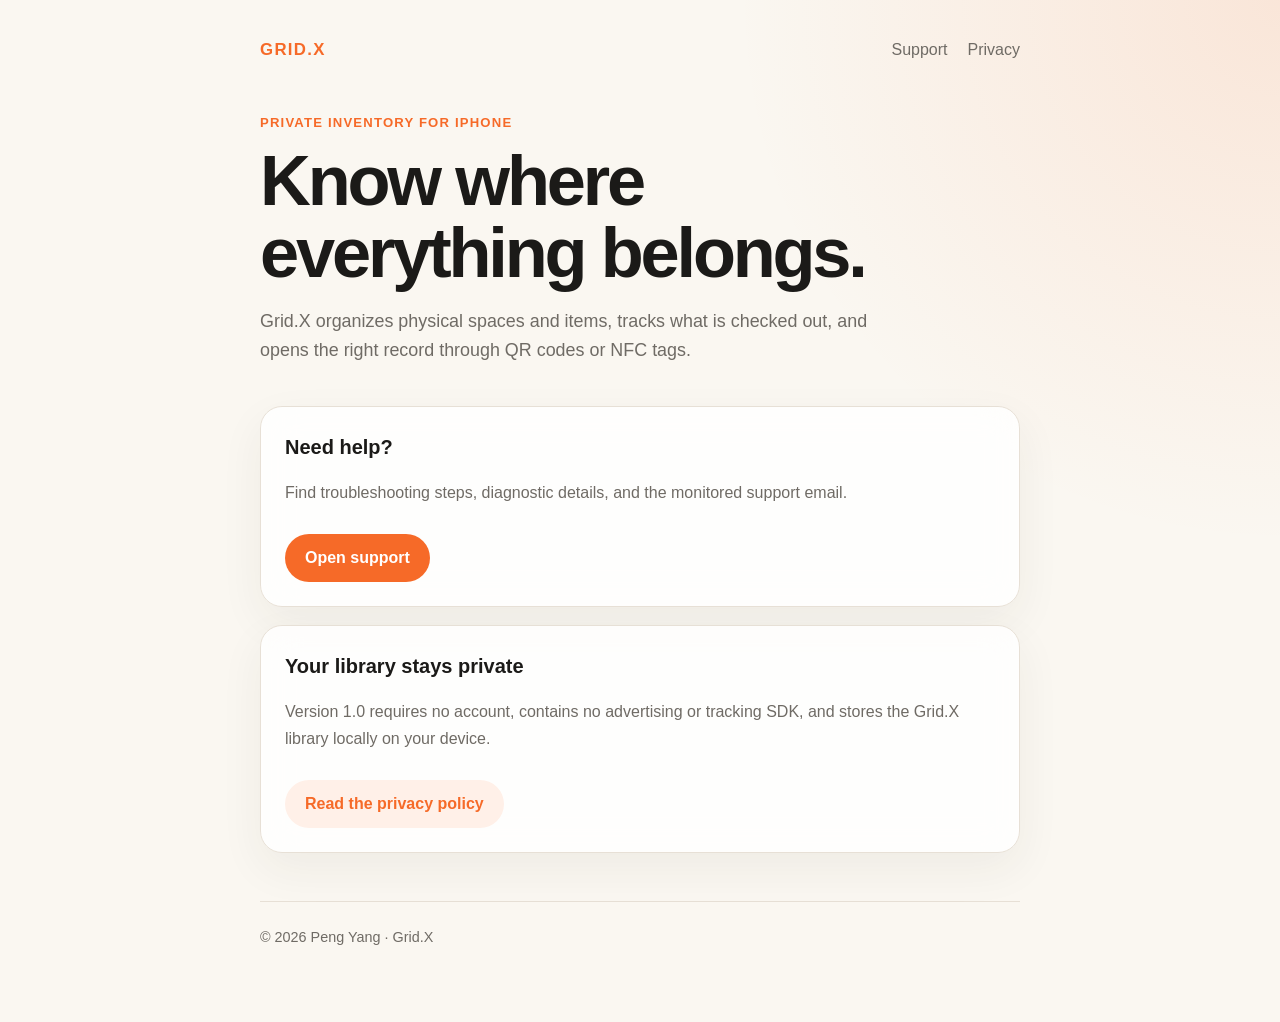
<file: index.html>
<!doctype html>
<html lang="en">
<head>
  <meta charset="utf-8">
  <meta name="viewport" content="width=device-width, initial-scale=1">
  <meta name="description" content="Official support and privacy information for Grid.X.">
  <title>Grid.X — Support &amp; Privacy</title>
  <link rel="stylesheet" href="/styles.css">
</head>
<body>
  <main class="shell">
    <header>
      <a class="brand" href="/">GRID.X</a>
      <nav aria-label="Primary">
        <a href="/support/">Support</a>
        <a href="/privacy/">Privacy</a>
      </nav>
    </header>

    <section class="hero">
      <div class="eyebrow">Private inventory for iPhone</div>
      <h1>Know where everything belongs.</h1>
      <p class="lead">Grid.X organizes physical spaces and items, tracks what is checked out, and opens the right record through QR codes or NFC tags.</p>
    </section>

    <section class="card">
      <h2>Need help?</h2>
      <p>Find troubleshooting steps, diagnostic details, and the monitored support email.</p>
      <a class="button" href="/support/">Open support</a>
    </section>

    <section class="card">
      <h2>Your library stays private</h2>
      <p>Version 1.0 requires no account, contains no advertising or tracking SDK, and stores the Grid.X library locally on your device.</p>
      <a class="button secondary" href="/privacy/">Read the privacy policy</a>
    </section>

    <footer>© 2026 Peng Yang · Grid.X</footer>
  </main>
</body>
</html>
</file>
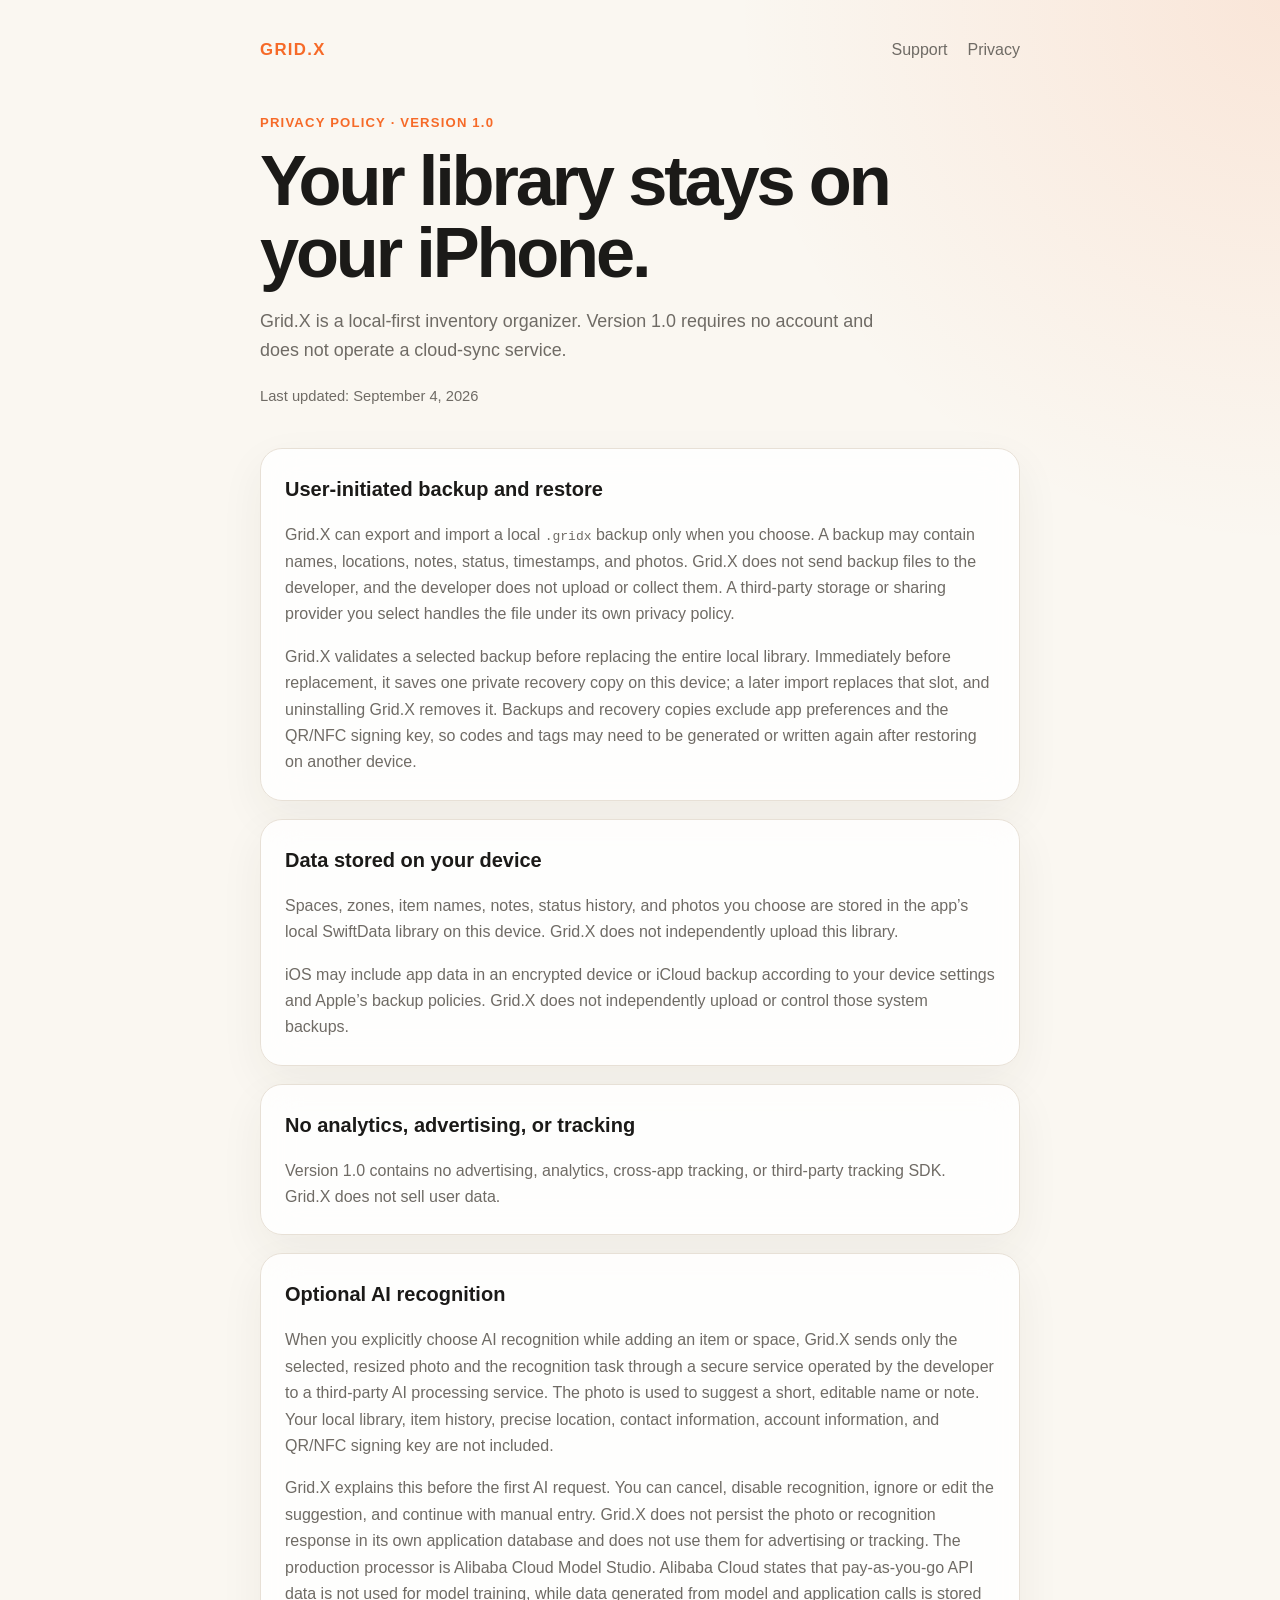
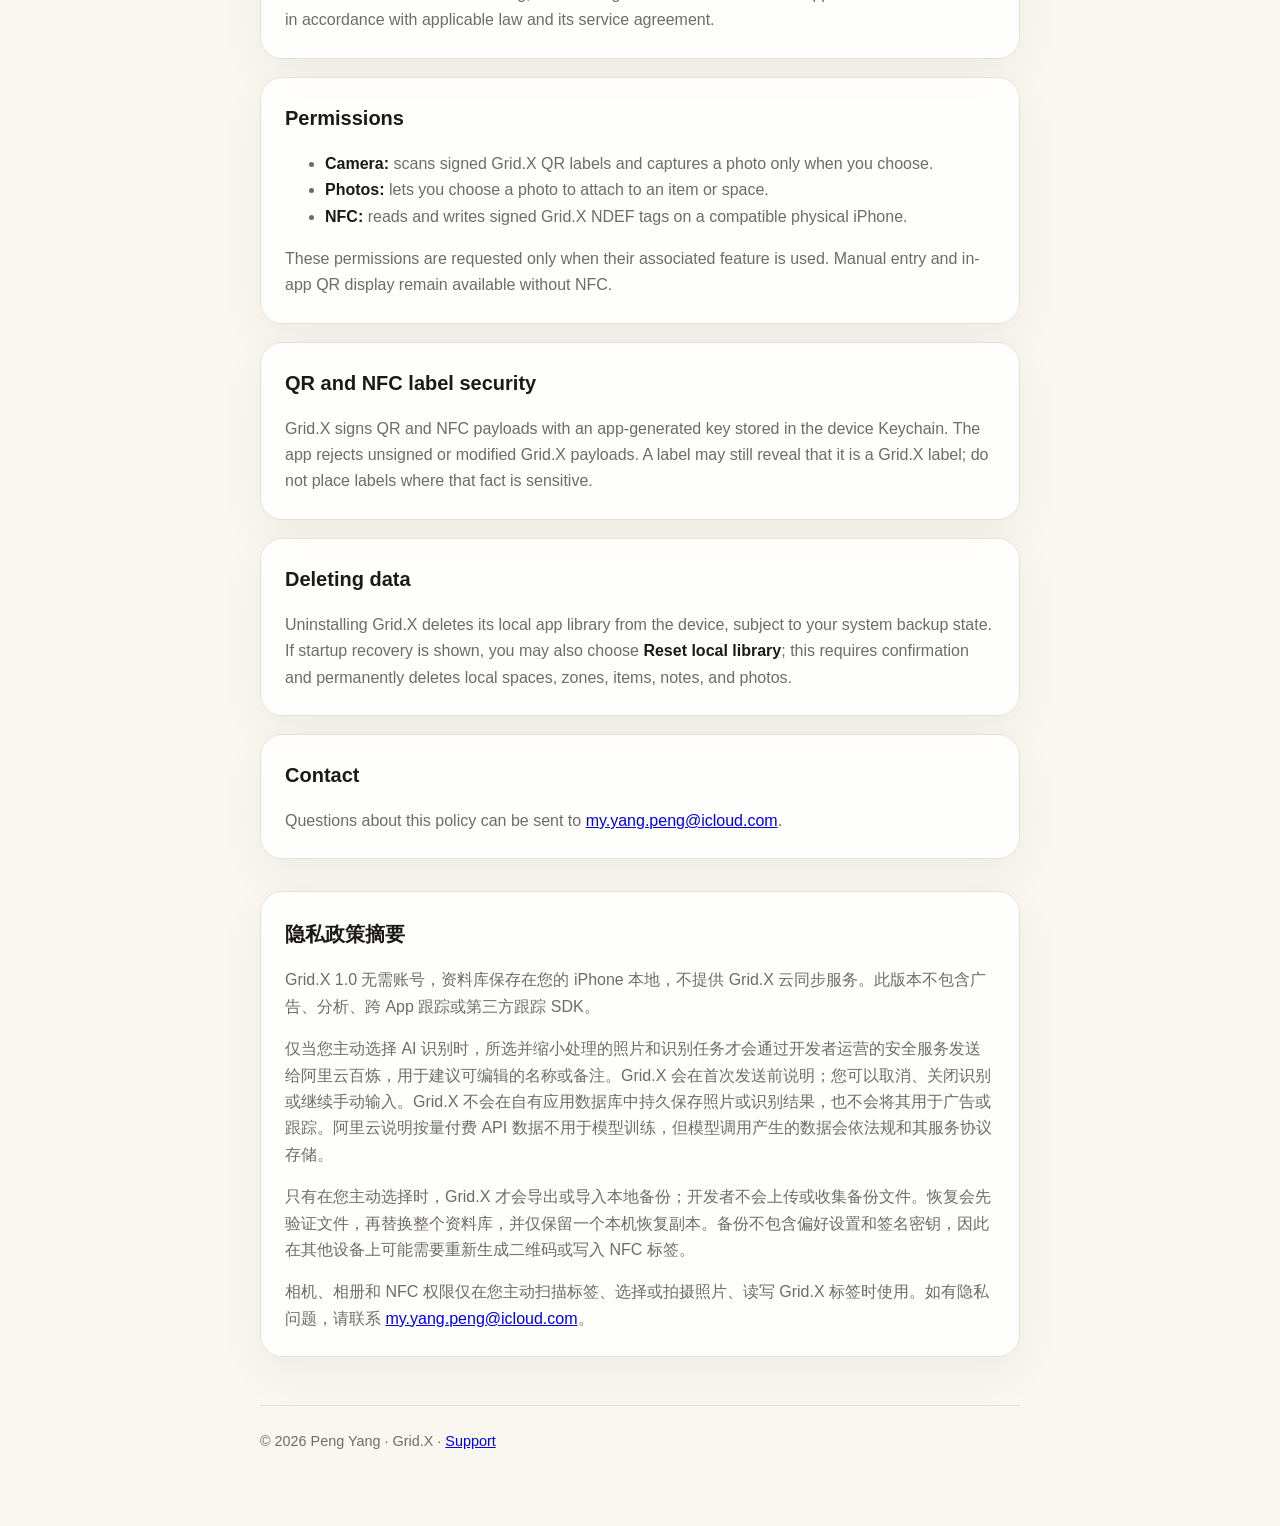
<file: privacy/index.html>
<!doctype html>
<html lang="en">
<head>
  <meta charset="utf-8">
  <meta name="viewport" content="width=device-width, initial-scale=1">
  <meta name="description" content="Privacy policy for Grid.X version 1.0.">
  <title>Grid.X Privacy Policy</title>
  <link rel="stylesheet" href="/styles.css">
</head>
<body>
  <main class="shell">
    <header>
      <a class="brand" href="/">GRID.X</a>
      <nav aria-label="Primary">
        <a href="/support/">Support</a>
        <a href="/privacy/">Privacy</a>
      </nav>
    </header>

    <section class="hero">
      <div class="eyebrow">Privacy Policy · Version 1.0</div>
      <h1>Your library stays on your iPhone.</h1>
      <p class="lead">Grid.X is a local-first inventory organizer. Version 1.0 requires no account and does not operate a cloud-sync service.</p>
      <p class="meta">Last updated: September 4, 2026</p>
    </section>

    <section class="card">
      <h2>User-initiated backup and restore</h2>
      <p>Grid.X can export and import a local <code>.gridx</code> backup only when you choose. A backup may contain names, locations, notes, status, timestamps, and photos. Grid.X does not send backup files to the developer, and the developer does not upload or collect them. A third-party storage or sharing provider you select handles the file under its own privacy policy.</p>
      <p>Grid.X validates a selected backup before replacing the entire local library. Immediately before replacement, it saves one private recovery copy on this device; a later import replaces that slot, and uninstalling Grid.X removes it. Backups and recovery copies exclude app preferences and the QR/NFC signing key, so codes and tags may need to be generated or written again after restoring on another device.</p>
    </section>

    <section class="card">
      <h2>Data stored on your device</h2>
      <p>Spaces, zones, item names, notes, status history, and photos you choose are stored in the app’s local SwiftData library on this device. Grid.X does not independently upload this library.</p>
      <p>iOS may include app data in an encrypted device or iCloud backup according to your device settings and Apple’s backup policies. Grid.X does not independently upload or control those system backups.</p>
    </section>

    <section class="card">
      <h2>No analytics, advertising, or tracking</h2>
      <p>Version 1.0 contains no advertising, analytics, cross-app tracking, or third-party tracking SDK. Grid.X does not sell user data.</p>
    </section>

    <section class="card">
      <h2>Optional AI recognition</h2>
      <p>When you explicitly choose AI recognition while adding an item or space, Grid.X sends only the selected, resized photo and the recognition task through a secure service operated by the developer to a third-party AI processing service. The photo is used to suggest a short, editable name or note. Your local library, item history, precise location, contact information, account information, and QR/NFC signing key are not included.</p>
      <p>Grid.X explains this before the first AI request. You can cancel, disable recognition, ignore or edit the suggestion, and continue with manual entry. Grid.X does not persist the photo or recognition response in its own application database and does not use them for advertising or tracking. The production processor is Alibaba Cloud Model Studio. Alibaba Cloud states that pay-as-you-go API data is not used for model training, while data generated from model and application calls is stored in accordance with applicable law and its service agreement.</p>
    </section>

    <section class="card">
      <h2>Permissions</h2>
      <ul>
        <li><strong>Camera:</strong> scans signed Grid.X QR labels and captures a photo only when you choose.</li>
        <li><strong>Photos:</strong> lets you choose a photo to attach to an item or space.</li>
        <li><strong>NFC:</strong> reads and writes signed Grid.X NDEF tags on a compatible physical iPhone.</li>
      </ul>
      <p>These permissions are requested only when their associated feature is used. Manual entry and in-app QR display remain available without NFC.</p>
    </section>

    <section class="card">
      <h2>QR and NFC label security</h2>
      <p>Grid.X signs QR and NFC payloads with an app-generated key stored in the device Keychain. The app rejects unsigned or modified Grid.X payloads. A label may still reveal that it is a Grid.X label; do not place labels where that fact is sensitive.</p>
    </section>

    <section class="card">
      <h2>Deleting data</h2>
      <p>Uninstalling Grid.X deletes its local app library from the device, subject to your system backup state. If startup recovery is shown, you may also choose <strong>Reset local library</strong>; this requires confirmation and permanently deletes local spaces, zones, items, notes, and photos.</p>
    </section>

    <section class="card">
      <h2>Contact</h2>
      <p>Questions about this policy can be sent to <a href="mailto:my.yang.peng@icloud.com?subject=Grid.X%20Privacy">my.yang.peng@icloud.com</a>.</p>
    </section>

    <section class="card language-note" lang="zh-Hans">
      <h2>隐私政策摘要</h2>
      <p>Grid.X 1.0 无需账号，资料库保存在您的 iPhone 本地，不提供 Grid.X 云同步服务。此版本不包含广告、分析、跨 App 跟踪或第三方跟踪 SDK。</p>
      <p>仅当您主动选择 AI 识别时，所选并缩小处理的照片和识别任务才会通过开发者运营的安全服务发送给阿里云百炼，用于建议可编辑的名称或备注。Grid.X 会在首次发送前说明；您可以取消、关闭识别或继续手动输入。Grid.X 不会在自有应用数据库中持久保存照片或识别结果，也不会将其用于广告或跟踪。阿里云说明按量付费 API 数据不用于模型训练，但模型调用产生的数据会依法规和其服务协议存储。</p>
      <p>只有在您主动选择时，Grid.X 才会导出或导入本地备份；开发者不会上传或收集备份文件。恢复会先验证文件，再替换整个资料库，并仅保留一个本机恢复副本。备份不包含偏好设置和签名密钥，因此在其他设备上可能需要重新生成二维码或写入 NFC 标签。</p>
      <p>相机、相册和 NFC 权限仅在您主动扫描标签、选择或拍摄照片、读写 Grid.X 标签时使用。如有隐私问题，请联系 <a href="mailto:my.yang.peng@icloud.com?subject=Grid.X%20隐私">my.yang.peng@icloud.com</a>。</p>
    </section>

    <footer>© 2026 Peng Yang · Grid.X · <a href="/support/">Support</a></footer>
  </main>
</body>
</html>
</file>
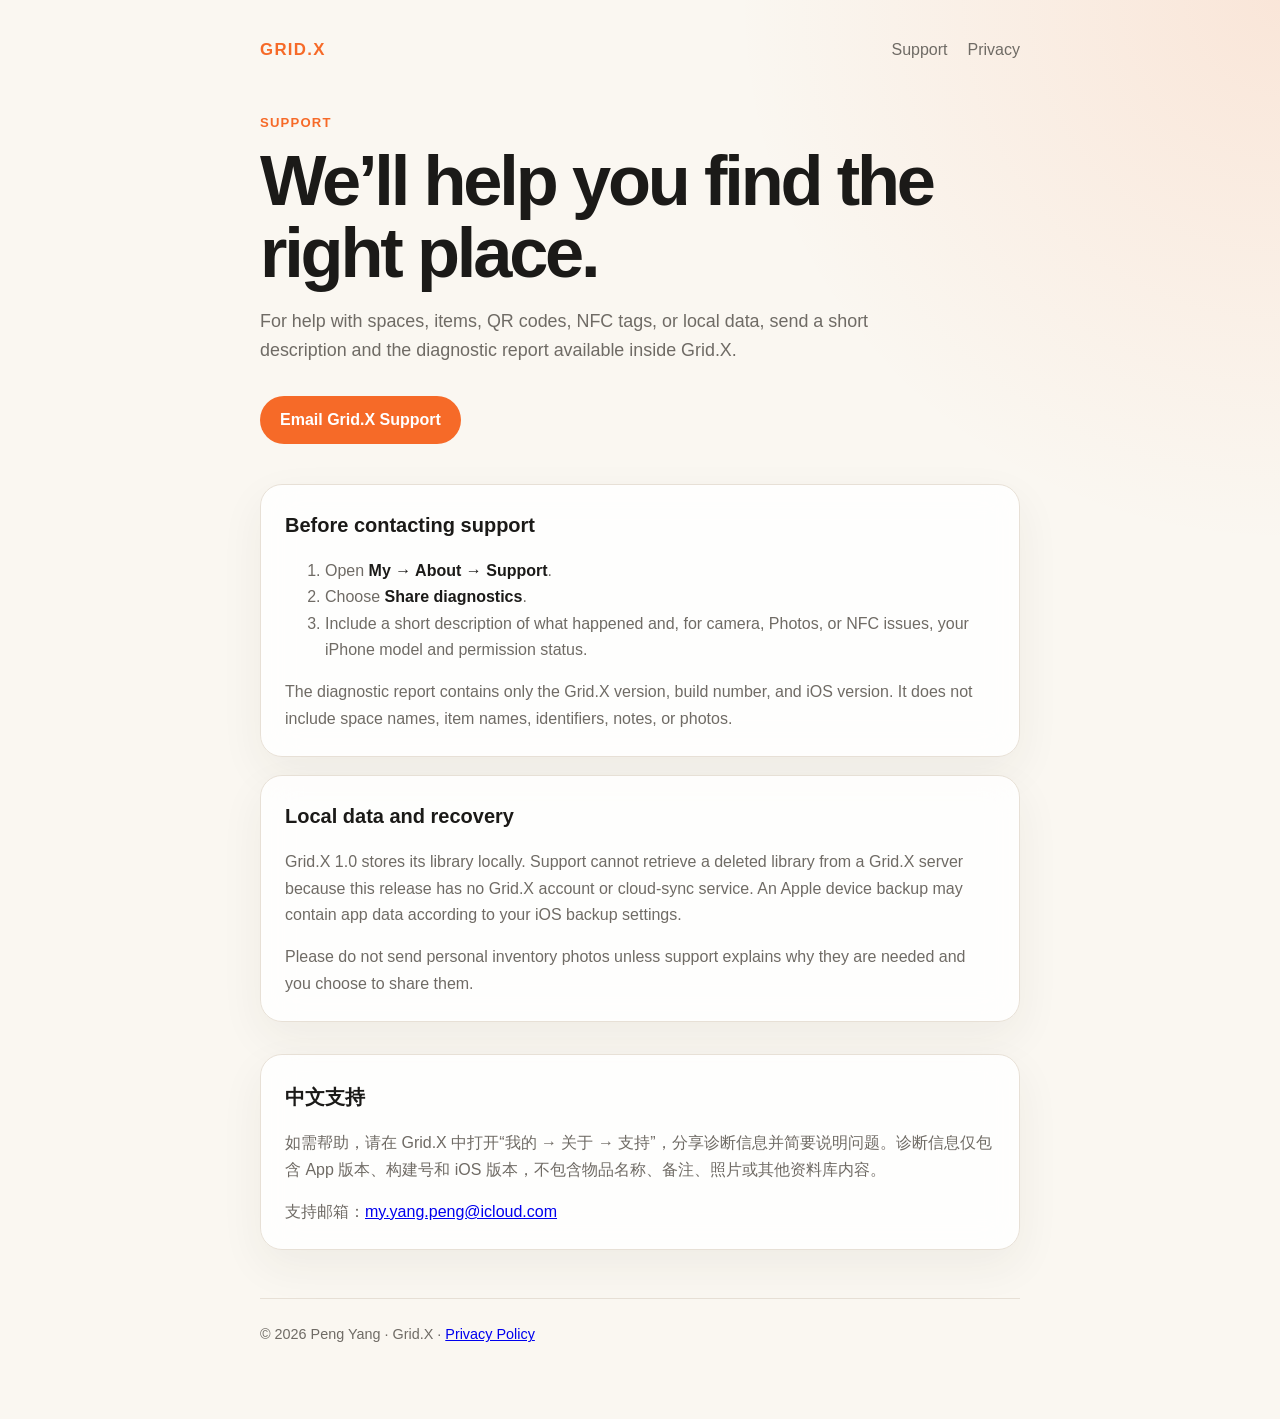
<file: support/index.html>
<!doctype html>
<html lang="en">
<head>
  <meta charset="utf-8">
  <meta name="viewport" content="width=device-width, initial-scale=1">
  <meta name="description" content="Official support page for Grid.X.">
  <title>Grid.X Support</title>
  <link rel="stylesheet" href="/styles.css">
</head>
<body>
  <main class="shell">
    <header>
      <a class="brand" href="/">GRID.X</a>
      <nav aria-label="Primary">
        <a href="/support/">Support</a>
        <a href="/privacy/">Privacy</a>
      </nav>
    </header>

    <section class="hero">
      <div class="eyebrow">Support</div>
      <h1>We’ll help you find the right place.</h1>
      <p class="lead">For help with spaces, items, QR codes, NFC tags, or local data, send a short description and the diagnostic report available inside Grid.X.</p>
      <a class="button" href="mailto:my.yang.peng@icloud.com?subject=Grid.X%20Support">Email Grid.X Support</a>
    </section>

    <section class="card">
      <h2>Before contacting support</h2>
      <ol>
        <li>Open <strong>My → About → Support</strong>.</li>
        <li>Choose <strong>Share diagnostics</strong>.</li>
        <li>Include a short description of what happened and, for camera, Photos, or NFC issues, your iPhone model and permission status.</li>
      </ol>
      <p>The diagnostic report contains only the Grid.X version, build number, and iOS version. It does not include space names, item names, identifiers, notes, or photos.</p>
    </section>

    <section class="card">
      <h2>Local data and recovery</h2>
      <p>Grid.X 1.0 stores its library locally. Support cannot retrieve a deleted library from a Grid.X server because this release has no Grid.X account or cloud-sync service. An Apple device backup may contain app data according to your iOS backup settings.</p>
      <p>Please do not send personal inventory photos unless support explains why they are needed and you choose to share them.</p>
    </section>

    <section class="card language-note" lang="zh-Hans">
      <h2>中文支持</h2>
      <p>如需帮助，请在 Grid.X 中打开“我的 → 关于 → 支持”，分享诊断信息并简要说明问题。诊断信息仅包含 App 版本、构建号和 iOS 版本，不包含物品名称、备注、照片或其他资料库内容。</p>
      <p>支持邮箱：<a href="mailto:my.yang.peng@icloud.com?subject=Grid.X%20支持">my.yang.peng@icloud.com</a></p>
    </section>

    <footer>© 2026 Peng Yang · Grid.X · <a href="/privacy/">Privacy Policy</a></footer>
  </main>
</body>
</html>
</file>
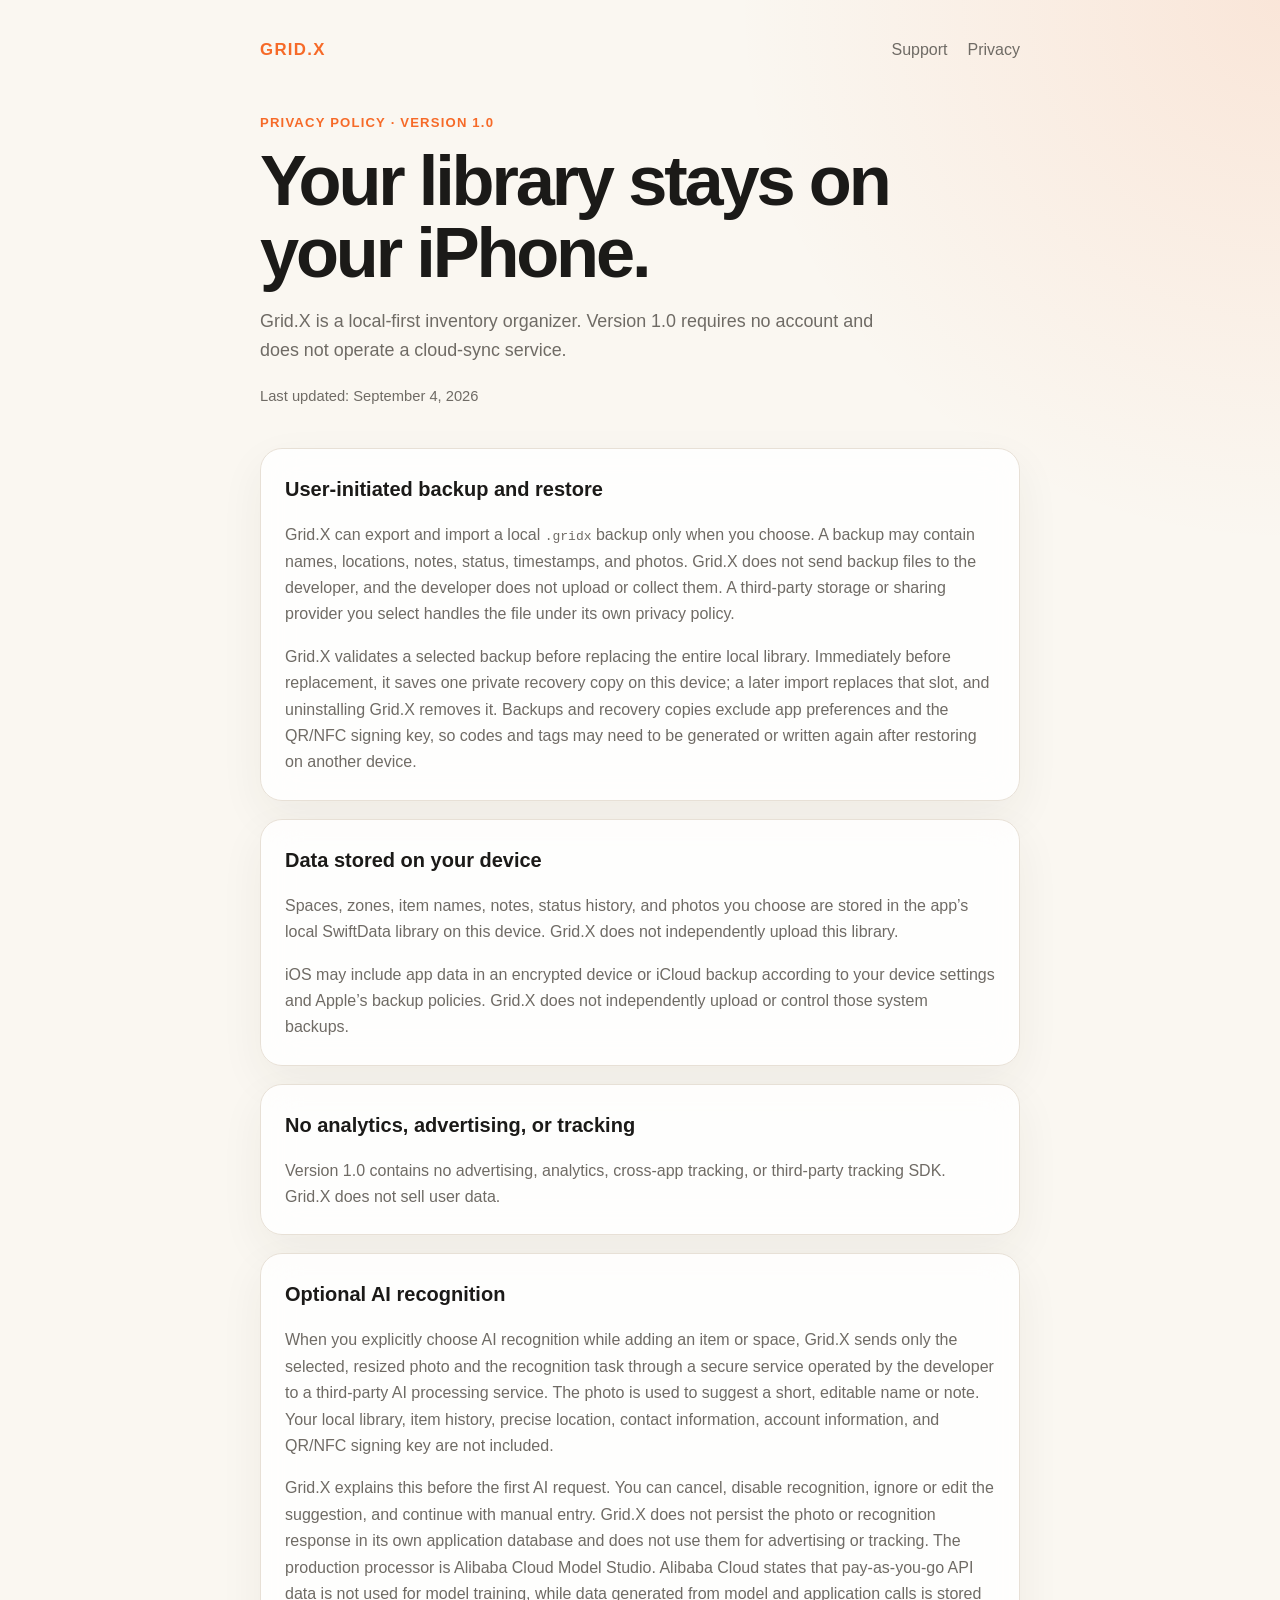
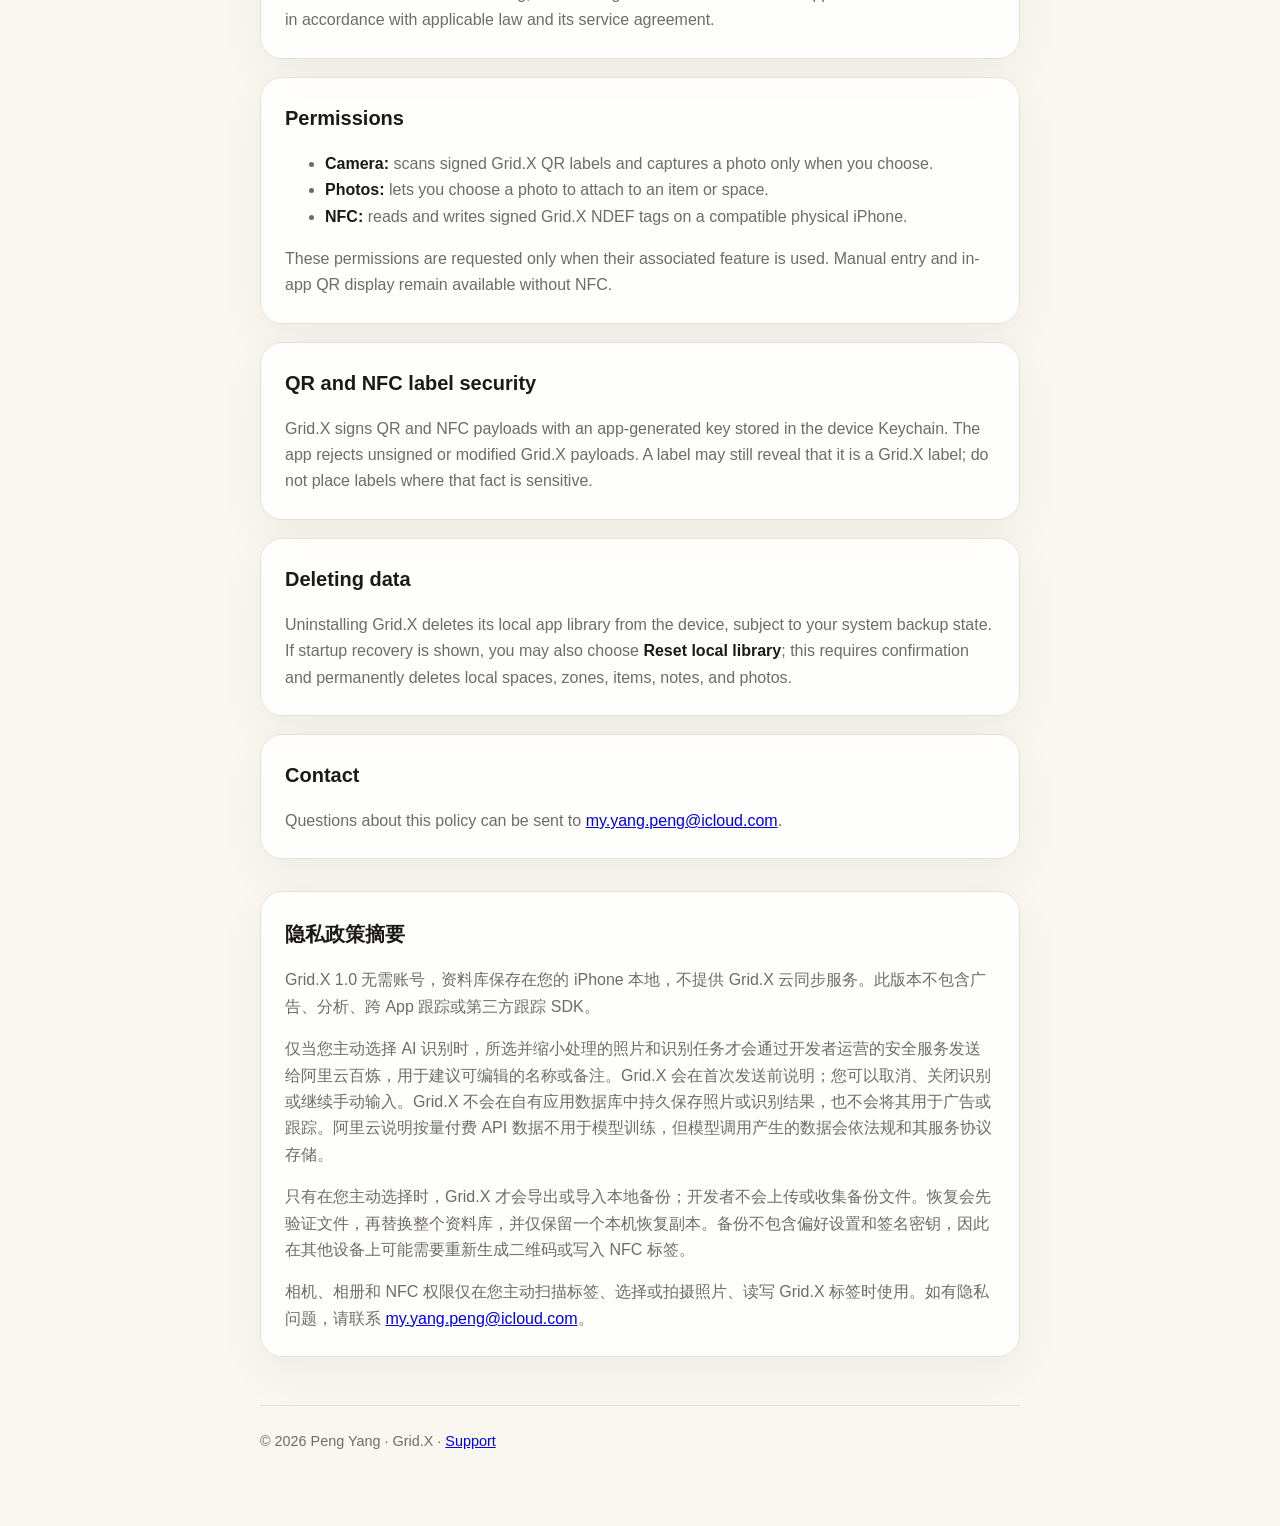
<file: privacy.html>
<!doctype html>
<html lang="en">
<head>
  <meta charset="utf-8">
  <meta name="viewport" content="width=device-width, initial-scale=1">
  <meta name="description" content="Privacy policy for Grid.X version 1.0.">
  <title>Grid.X Privacy Policy</title>
  <link rel="stylesheet" href="styles.css">
</head>
<body>
  <main class="shell">
    <header>
      <a class="brand" href="index.html">GRID.X</a>
      <nav aria-label="Primary">
        <a href="support.html">Support</a>
        <a href="privacy.html">Privacy</a>
      </nav>
    </header>

    <section class="hero">
      <div class="eyebrow">Privacy Policy · Version 1.0</div>
      <h1>Your library stays on your iPhone.</h1>
      <p class="lead">Grid.X is a local-first inventory organizer. Version 1.0 requires no account and does not operate a cloud-sync service.</p>
      <p class="meta">Last updated: September 4, 2026</p>
    </section>

    <section class="card">
      <h2>User-initiated backup and restore</h2>
      <p>Grid.X can export and import a local <code>.gridx</code> backup only when you choose. A backup may contain names, locations, notes, status, timestamps, and photos. Grid.X does not send backup files to the developer, and the developer does not upload or collect them. A third-party storage or sharing provider you select handles the file under its own privacy policy.</p>
      <p>Grid.X validates a selected backup before replacing the entire local library. Immediately before replacement, it saves one private recovery copy on this device; a later import replaces that slot, and uninstalling Grid.X removes it. Backups and recovery copies exclude app preferences and the QR/NFC signing key, so codes and tags may need to be generated or written again after restoring on another device.</p>
    </section>

    <section class="card">
      <h2>Data stored on your device</h2>
      <p>Spaces, zones, item names, notes, status history, and photos you choose are stored in the app’s local SwiftData library on this device. Grid.X does not independently upload this library.</p>
      <p>iOS may include app data in an encrypted device or iCloud backup according to your device settings and Apple’s backup policies. Grid.X does not independently upload or control those system backups.</p>
    </section>

    <section class="card">
      <h2>No analytics, advertising, or tracking</h2>
      <p>Version 1.0 contains no advertising, analytics, cross-app tracking, or third-party tracking SDK. Grid.X does not sell user data.</p>
    </section>

    <section class="card">
      <h2>Optional AI recognition</h2>
      <p>When you explicitly choose AI recognition while adding an item or space, Grid.X sends only the selected, resized photo and the recognition task through a secure service operated by the developer to a third-party AI processing service. The photo is used to suggest a short, editable name or note. Your local library, item history, precise location, contact information, account information, and QR/NFC signing key are not included.</p>
      <p>Grid.X explains this before the first AI request. You can cancel, disable recognition, ignore or edit the suggestion, and continue with manual entry. Grid.X does not persist the photo or recognition response in its own application database and does not use them for advertising or tracking. The production processor is Alibaba Cloud Model Studio. Alibaba Cloud states that pay-as-you-go API data is not used for model training, while data generated from model and application calls is stored in accordance with applicable law and its service agreement.</p>
    </section>

    <section class="card">
      <h2>Permissions</h2>
      <ul>
        <li><strong>Camera:</strong> scans signed Grid.X QR labels and captures a photo only when you choose.</li>
        <li><strong>Photos:</strong> lets you choose a photo to attach to an item or space.</li>
        <li><strong>NFC:</strong> reads and writes signed Grid.X NDEF tags on a compatible physical iPhone.</li>
      </ul>
      <p>These permissions are requested only when their associated feature is used. Manual entry and in-app QR display remain available without NFC.</p>
    </section>

    <section class="card">
      <h2>QR and NFC label security</h2>
      <p>Grid.X signs QR and NFC payloads with an app-generated key stored in the device Keychain. The app rejects unsigned or modified Grid.X payloads. A label may still reveal that it is a Grid.X label; do not place labels where that fact is sensitive.</p>
    </section>

    <section class="card">
      <h2>Deleting data</h2>
      <p>Uninstalling Grid.X deletes its local app library from the device, subject to your system backup state. If startup recovery is shown, you may also choose <strong>Reset local library</strong>; this requires confirmation and permanently deletes local spaces, zones, items, notes, and photos.</p>
    </section>

    <section class="card">
      <h2>Contact</h2>
      <p>Questions about this policy can be sent to <a href="mailto:my.yang.peng@icloud.com?subject=Grid.X%20Privacy">my.yang.peng@icloud.com</a>.</p>
    </section>

    <section class="card language-note" lang="zh-Hans">
      <h2>隐私政策摘要</h2>
      <p>Grid.X 1.0 无需账号，资料库保存在您的 iPhone 本地，不提供 Grid.X 云同步服务。此版本不包含广告、分析、跨 App 跟踪或第三方跟踪 SDK。</p>
      <p>仅当您主动选择 AI 识别时，所选并缩小处理的照片和识别任务才会通过开发者运营的安全服务发送给阿里云百炼，用于建议可编辑的名称或备注。Grid.X 会在首次发送前说明；您可以取消、关闭识别或继续手动输入。Grid.X 不会在自有应用数据库中持久保存照片或识别结果，也不会将其用于广告或跟踪。阿里云说明按量付费 API 数据不用于模型训练，但模型调用产生的数据会依法规和其服务协议存储。</p>
      <p>只有在您主动选择时，Grid.X 才会导出或导入本地备份；开发者不会上传或收集备份文件。恢复会先验证文件，再替换整个资料库，并仅保留一个本机恢复副本。备份不包含偏好设置和签名密钥，因此在其他设备上可能需要重新生成二维码或写入 NFC 标签。</p>
      <p>相机、相册和 NFC 权限仅在您主动扫描标签、选择或拍摄照片、读写 Grid.X 标签时使用。如有隐私问题，请联系 <a href="mailto:my.yang.peng@icloud.com?subject=Grid.X%20隐私">my.yang.peng@icloud.com</a>。</p>
    </section>

    <footer>© 2026 Peng Yang · Grid.X · <a href="support.html">Support</a></footer>
  </main>
</body>
</html>
</file>
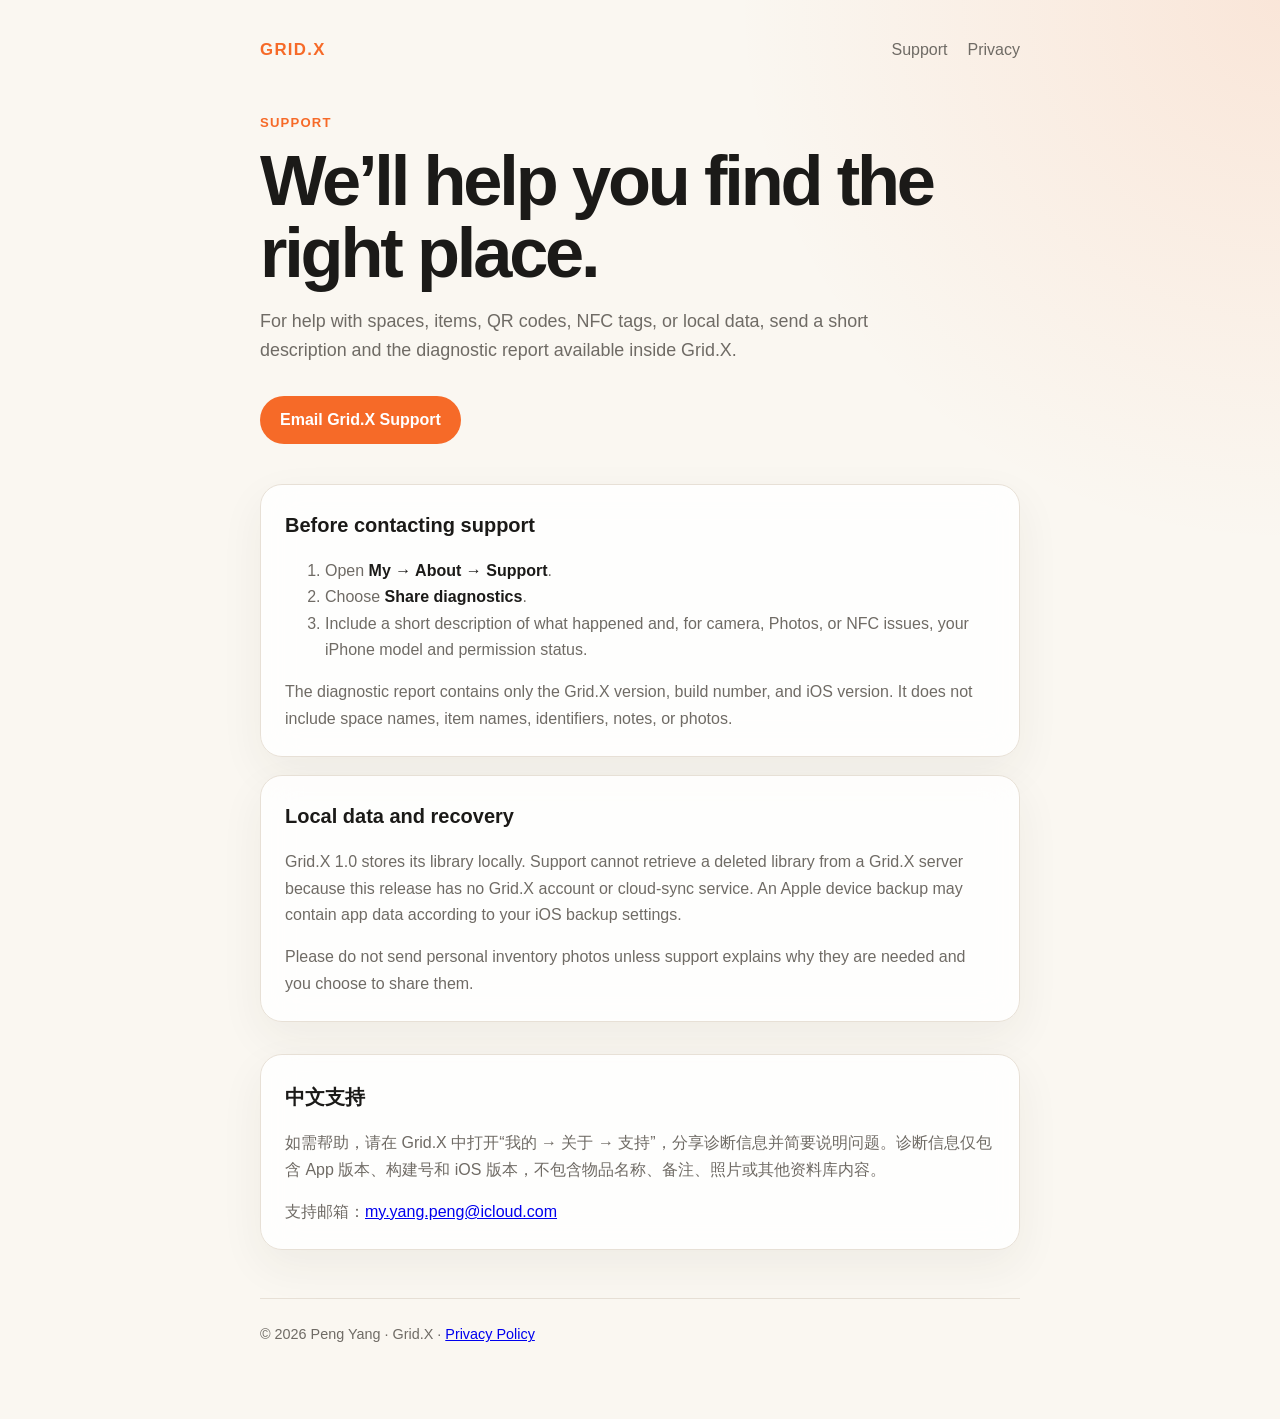
<file: support.html>
<!doctype html>
<html lang="en">
<head>
  <meta charset="utf-8">
  <meta name="viewport" content="width=device-width, initial-scale=1">
  <meta name="description" content="Official support page for Grid.X.">
  <title>Grid.X Support</title>
  <link rel="stylesheet" href="styles.css">
</head>
<body>
  <main class="shell">
    <header>
      <a class="brand" href="index.html">GRID.X</a>
      <nav aria-label="Primary">
        <a href="support.html">Support</a>
        <a href="privacy.html">Privacy</a>
      </nav>
    </header>

    <section class="hero">
      <div class="eyebrow">Support</div>
      <h1>We’ll help you find the right place.</h1>
      <p class="lead">For help with spaces, items, QR codes, NFC tags, or local data, send a short description and the diagnostic report available inside Grid.X.</p>
      <a class="button" href="mailto:my.yang.peng@icloud.com?subject=Grid.X%20Support">Email Grid.X Support</a>
    </section>

    <section class="card">
      <h2>Before contacting support</h2>
      <ol>
        <li>Open <strong>My → About → Support</strong>.</li>
        <li>Choose <strong>Share diagnostics</strong>.</li>
        <li>Include a short description of what happened and, for camera, Photos, or NFC issues, your iPhone model and permission status.</li>
      </ol>
      <p>The diagnostic report contains only the Grid.X version, build number, and iOS version. It does not include space names, item names, identifiers, notes, or photos.</p>
    </section>

    <section class="card">
      <h2>Local data and recovery</h2>
      <p>Grid.X 1.0 stores its library locally. Support cannot retrieve a deleted library from a Grid.X server because this release has no Grid.X account or cloud-sync service. An Apple device backup may contain app data according to your iOS backup settings.</p>
      <p>Please do not send personal inventory photos unless support explains why they are needed and you choose to share them.</p>
    </section>

    <section class="card language-note" lang="zh-Hans">
      <h2>中文支持</h2>
      <p>如需帮助，请在 Grid.X 中打开“我的 → 关于 → 支持”，分享诊断信息并简要说明问题。诊断信息仅包含 App 版本、构建号和 iOS 版本，不包含物品名称、备注、照片或其他资料库内容。</p>
      <p>支持邮箱：<a href="mailto:my.yang.peng@icloud.com?subject=Grid.X%20支持">my.yang.peng@icloud.com</a></p>
    </section>

    <footer>© 2026 Peng Yang · Grid.X · <a href="privacy.html">Privacy Policy</a></footer>
  </main>
</body>
</html>
</file>
<file: styles.css>
:root {
  color-scheme: light;
  --background: #faf7f1;
  --surface: rgba(255, 255, 255, 0.82);
  --ink: #1b1a18;
  --secondary: #6f6b65;
  --line: #e7e0d6;
  --accent: #f66a28;
  --accent-soft: #fff0e8;
}

* { box-sizing: border-box; }

body {
  margin: 0;
  min-height: 100vh;
  background:
    radial-gradient(circle at top right, rgba(246, 106, 40, 0.12), transparent 34rem),
    var(--background);
  color: var(--ink);
  font-family: -apple-system, BlinkMacSystemFont, "Segoe UI", sans-serif;
  line-height: 1.65;
}

.shell {
  width: min(760px, calc(100% - 32px));
  margin: 0 auto;
  padding: 36px 0 72px;
}

header {
  display: flex;
  align-items: center;
  justify-content: space-between;
  gap: 24px;
  margin-bottom: 48px;
}

.brand {
  color: var(--accent);
  font-size: 1.05rem;
  font-weight: 800;
  letter-spacing: 0.08em;
  text-decoration: none;
}

nav { display: flex; gap: 20px; }
nav a { color: var(--secondary); text-decoration: none; }
nav a:hover { color: var(--ink); }

.hero { margin: 32px 0 40px; }
.eyebrow {
  color: var(--accent);
  font-size: 0.82rem;
  font-weight: 750;
  letter-spacing: 0.09em;
  text-transform: uppercase;
}

h1 {
  max-width: 680px;
  margin: 12px 0 14px;
  font-size: clamp(2.35rem, 7vw, 4.4rem);
  line-height: 1.02;
  letter-spacing: -0.045em;
}

h2 { margin: 2.2rem 0 0.6rem; font-size: 1.25rem; }
p, li { color: var(--secondary); }
strong { color: var(--ink); }

.lead { max-width: 640px; font-size: 1.12rem; }

.card {
  margin: 18px 0;
  padding: 24px;
  border: 1px solid var(--line);
  border-radius: 22px;
  background: var(--surface);
  box-shadow: 0 16px 45px rgba(54, 44, 31, 0.06);
  backdrop-filter: blur(18px);
}

.card h2:first-child { margin-top: 0; }
.card p:last-child, .card ul:last-child, .card ol:last-child { margin-bottom: 0; }

.button {
  display: inline-flex;
  align-items: center;
  min-height: 48px;
  margin-top: 12px;
  padding: 0 20px;
  border-radius: 999px;
  background: var(--accent);
  color: white;
  font-weight: 700;
  text-decoration: none;
}

.button.secondary { background: var(--accent-soft); color: var(--accent); }

.meta { color: var(--secondary); font-size: 0.92rem; }
.language-note { margin-top: 32px; padding-top: 26px; border-top: 1px solid var(--line); }

footer {
  margin-top: 48px;
  padding-top: 24px;
  border-top: 1px solid var(--line);
  color: var(--secondary);
  font-size: 0.9rem;
}

@media (max-width: 560px) {
  header { align-items: flex-start; flex-direction: column; margin-bottom: 36px; }
  nav { gap: 16px; }
  .card { padding: 20px; border-radius: 18px; }
}
</file>
